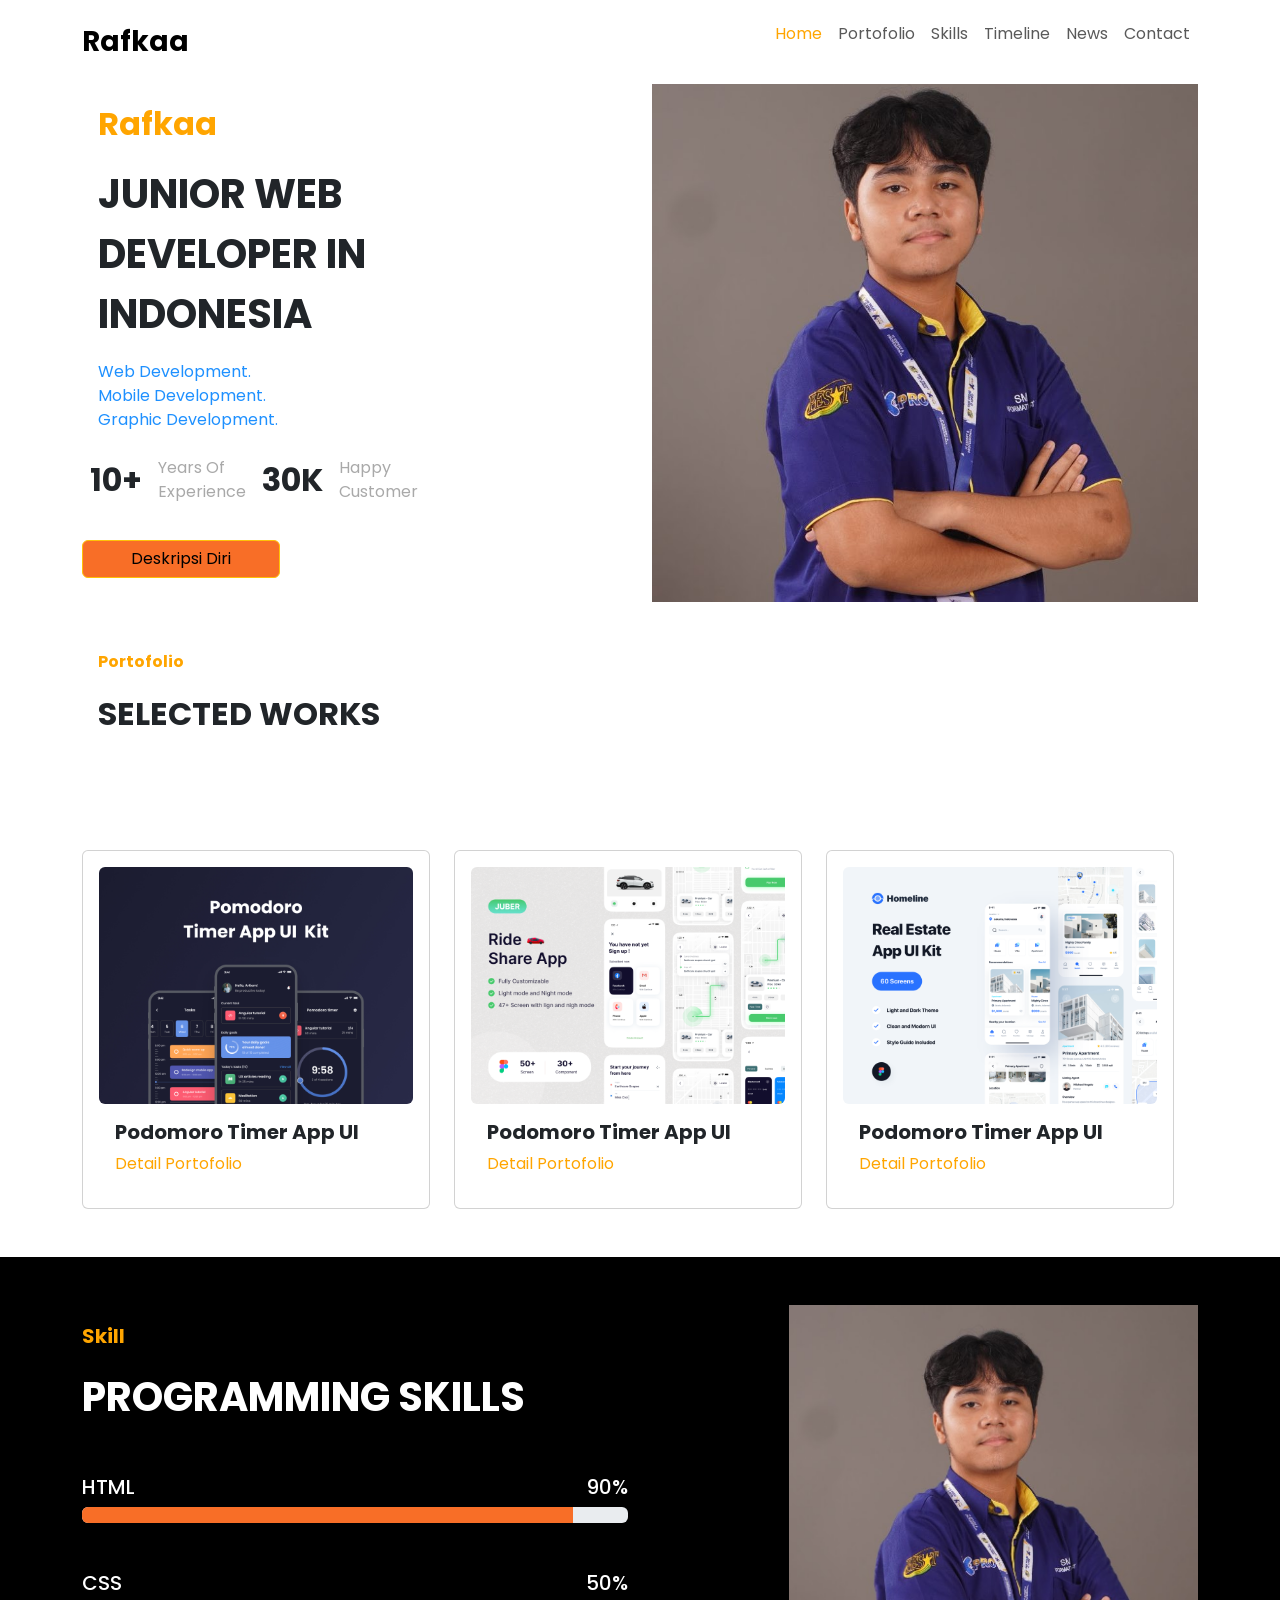
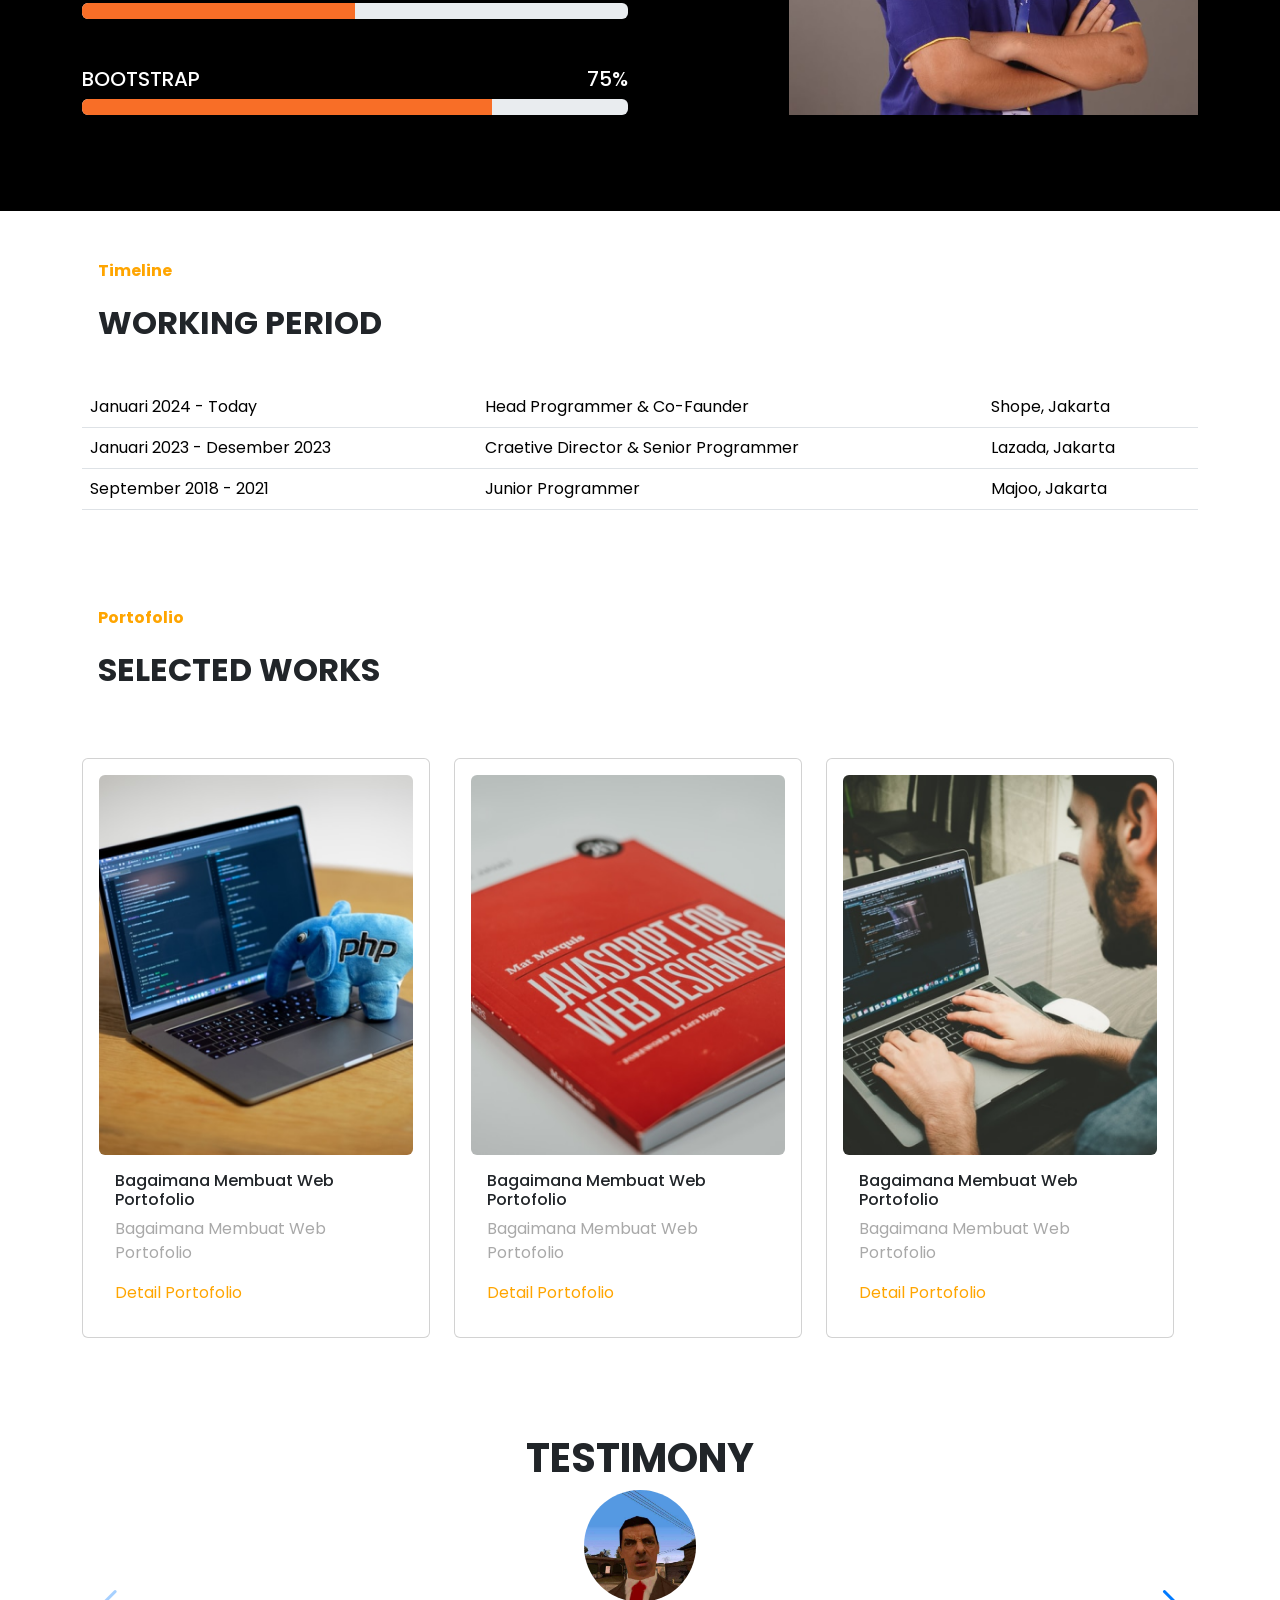
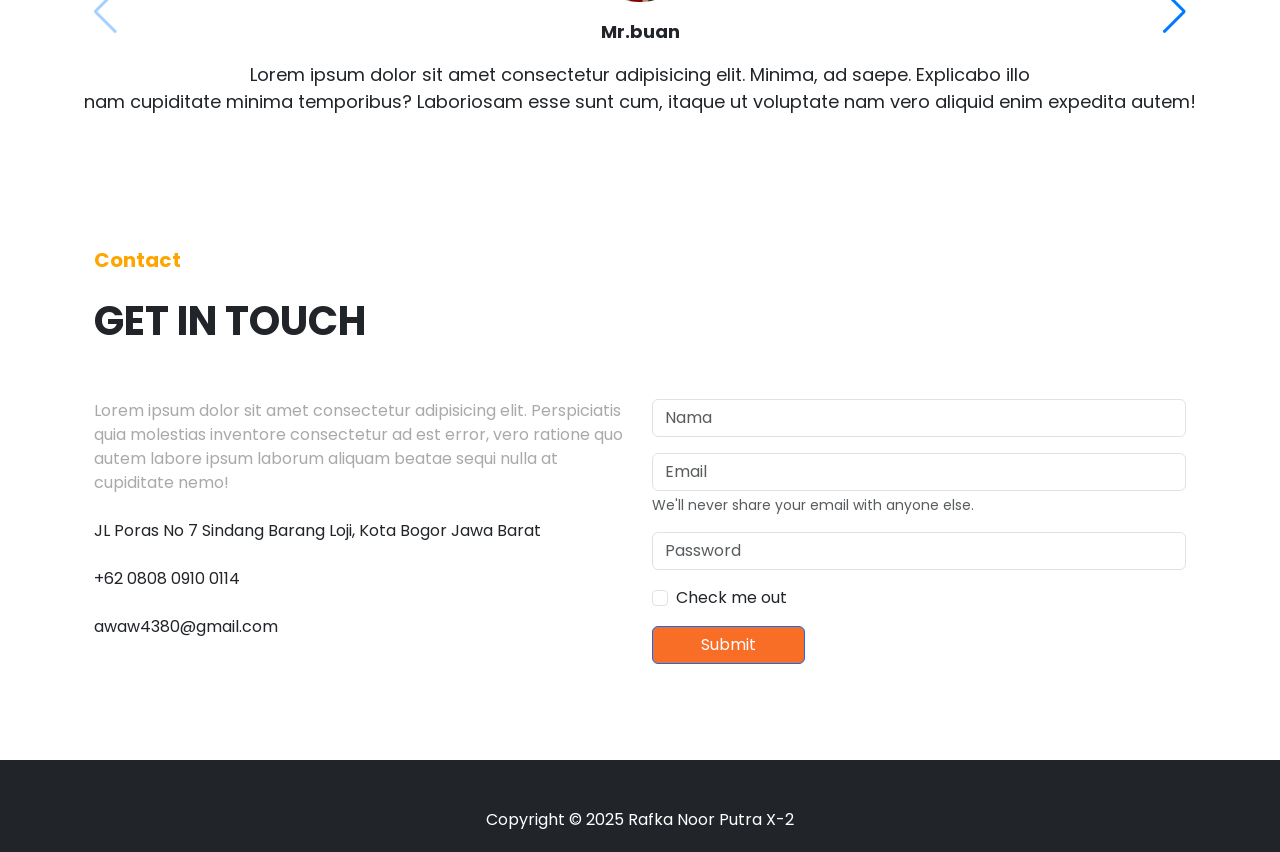
<file: index.html>
<!DOCTYPE html>
<html lang="en">
  <head>
    <meta charset="utf-8" />
    <meta name="viewport" content="width=device-width, initial-scale=1" />
    <title>Bootstrap demo</title>
    <link
      href="https://cdn.jsdelivr.net/npm/bootstrap@5.3.3/dist/css/bootstrap.min.css"
      rel="stylesheet"
      integrity="sha384-QWTKZyjpPEjISv5WaRU9OFeRpok6YctnYmDr5pNlyT2bRjXh0JMhjY6hW+ALEwIH"
      crossorigin="anonymous"
    />
    <link
      rel="stylesheet"
      href="https://cdn.jsdelivr.net/npm/swiper@11/swiper-bundle.min.css"
    />

    <link rel="stylesheet" href="style.css" />
  </head>
  <body>
    <!-- nav start -->
    <nav class="navbar navbar-expand-lg bg-white navbar-light fixed-top mb-5">
      <div class="container">
        <a class="navbar-brand fw-bold fs-3 mt-2 mb-2" href="#">Rafkaa</a>
        <button
          class="navbar-toggler"
          type="button"
          data-bs-toggle="collapse"
          data-bs-target="#navbarNavAltMarkup"
          aria-controls="navbarNavAltMarkup"
          aria-expanded="false"
          aria-label="Toggle navigation"
        >
          <span class="navbar-toggler-icon"></span>
        </button>
        <div class="collapse navbar-collapse" id="navbarNavAltMarkup">
          <div class="navbar-nav ms-auto mb-3">
            <a class="nav-link aktif" aria-current="page" href="#">Home</a>
            <a class="nav-link" href="#p">Portofolio</a>
            <a class="nav-link" href="#s">Skills</a>
            <a class="nav-link" href="#t">Timeline</a>
            <a class="nav-link" href="#n">News</a>
            <a class="nav-link" href="#c">Contact</a>
          </div>
        </div>
      </div>
    </nav>
    <!-- nav end -->

    <!-- header start -->
    <div class="container text-justify" id="h">
      <div class="row bg-white">
        <div class="col-6 mt-5 pt-1">
          <p class="fw-bolder aktif fs-2 ms-3 mt-5 ">Rafkaa</p>
          <p class="fw-bold fs-1 lh-2 ms-3">
            JUNIOR WEB <br />
            DEVELOPER IN <br />
            INDONESIA
          </p>
          <p class="ms-3 warna">
            Web Development. <br />
            Mobile Development. <br />
            Graphic Development.
          </p>
          <div class="d-flex flex-row mb-1">
            <div class="p-2 fw-bold fs-2 text">10+</div>
            <div class="p-2 warna1">
              Years Of <br />
              Experience
            </div>
            <div class="p-2 fw-bold fs-2 text">30K</div>
            <div class="p-2 warna1">Happy<br />Customer</div>
          </div>
          <button type="button p-5" class="btn btn-warning px-5 mt-4">
            Deskripsi Diri
          </button>
        </div>
        <div class="col-6 mt-5 pt-2">
          <img
            class="float-end"
            src="rafka nur.JPG"
            alt=""
          />
        </div>
      </div>
    </div>
    <!-- header end -->

    <!-- card start -->
    <div class="container text-justify mt-5" id="p">
      <div class="row bg-white">
        <div class="col-6">
          <p class="fw-bolder aktif fs-6 ms-3">Portofolio</p>
          <p class="fw-bold fs-2 lh-2 ms-3">SELECTED WORKS</p>
        </div>
      </div>
    </div>
    <div class="container justify-arround mb-5 mt-5">
      <div class="row align-items-center">
        <!-- card 1 -->
        <div class="row row-cols-1 row-cols-md-3 g-4">
          <div class="col">
            <div class="card p-3">
              <img
                src="asset/asset/img/portfolio-1.jpg"
                class="card-img-top rounded"
                alt="..."
              />
              <div class="card-body">
                <h5 class="card-title fs-5 fw-bold">Podomoro Timer App UI</h5>
                <p class="card-text aktif">Detail Portofolio</p>
              </div>
            </div>
          </div>
          <div class="col">
            <div class="card p-3">
              <img
                src="asset/asset/img/portfolio-2.jpg"
                class="card-img-top rounded"
                alt="..."
              />
              <div class="card-body">
                <h5 class="card-title fs-5 fw-bold">Podomoro Timer App UI</h5>
                <p class="card-text aktif">Detail Portofolio</p>
              </div>
            </div>
          </div>
          <div class="col">
            <div class="card p-3">
              <img
                src="asset/asset/img/portfolio-6.png"
                class="card-img-top rounded"
                alt="..."
              />
              <div class="card-body">
                <h5 class="card-title fs-5 fw-bold">Podomoro Timer App UI</h5>
                <p class="card-text aktif">Detail Portofolio</p>
              </div>
            </div>
          </div>
        </div>
      </div>
    </div>
    <!-- card end -->

    <!-- program start -->
    <div class="container-fluid bg-black mt-5 pt-5 mb-5 pb-5" id="s">
      <div class="container text-start">
        <div class="row align-items-start">
          <div class="col">
            <div class="aktif fs-5 fw-bolder mb-3 mt-3">Skill</div>
        <div class="sub-title fs-1 fw-bold text-uppercase mb-5 text-white">
          Programming Skills
        </div>
            <div class="jdul">
              <h5>HTML</h5>
              <h5>90%</h5>
            </div>

            <div
              class="progress"
              role="progressbar"
              aria-label="Success example"
              aria-valuenow="25"
              aria-valuemin="0"
              aria-valuemax="100"
            >
              <div class="progress-bar" style="width: 90%"></div>
            </div>
            <br />
            <br />

            <div class="jdul">
              <h5>CSS</h5>
              <h5>50%</h5>
            </div>

            <div
              class="progress"
              role="progressbar"
              aria-label="Success example"
              aria-valuenow="25"
              aria-valuemin="0"
              aria-valuemax="100"
            >
              <div class="progress-bar" style="width: 50%"></div>
            </div>
            <br />
            <br />

            <div class="jdul">
              <h5>BOOTSTRAP</h5>
              <h5>75%</h5>
            </div>

            <div
              class="progress"
              role="progressbar"
              aria-label="Success example"
              aria-valuenow="25"
              aria-valuemin="0"
              aria-valuemax="100"
            >
              <div class="progress-bar" style="width: 75%"></div>
            </div>
            <br />
            <br />
          </div>
          <div class="col">
            <img
              src="rafka nur.JPG"
              class="img-fluid float-end"
              alt="..."
              style="width: 75%"
            />
          </div>
        </div>
      </div>
    </div>
    <!-- program end -->

    <!-- table start -->
    <div class="container text-justify" id="t">
      <div class="row bg-white">
        <div class="col-6">
          <p class="fw-bolder aktif fs-6 ms-3">Timeline</p>
          <p class="fw-bold fs-2 lh-2 ms-3">WORKING PERIOD</p>
        </div>
      </div>
    </div>
    <div class="container mt-4">
      <table class="table">
        <tbody>
          <tr>
            <td>Januari 2024 - Today</td>
            <td>Head Programmer & Co-Faunder</td>
            <td>Shope, Jakarta</td>
          </tr>
          <tr>
            <td>Januari 2023 - Desember 2023</td>
            <td>Craetive Director & Senior Programmer</td>
            <td>Lazada, Jakarta</td>
          </tr>
          <tr>
            <td>September 2018 - 2021</td>
            <td>Junior Programmer</td>
            <td>Majoo, Jakarta</td>
          </tr>
        </tbody>
      </table>
    </div>
    <!-- table end -->

    <!-- selected start -->
    <div class="container text-justify mt-5 pt-5" id="n">
      <div class="row bg-white">
        <div class="col-6">
          <p class="fw-bolder aktif fs-6 ms-3">Portofolio</p>
          <p class="fw-bold fs-2 lh-2 ms-3">SELECTED WORKS</p>
        </div>
      </div>
    </div>
    <div class="container justify-arround">
      <div class="row align-items-center">
        <!-- card 1 -->
        <div class="row row-cols-1 row-cols-md-3 g-4 mb-5">
          <div class="col">
            <div class="card p-3">
              <img
                src="asset/asset/img/news-1.png"
                class="card-img-top rounded"
                alt="..."
              />
              <div class="card-body">
                <h5 class="card-title fs-6">
                  Bagaimana Membuat Web Portofolio
                </h5>
                <p class="card-text warna1">Bagaimana Membuat Web Portofolio</p>
                <p class="card-text aktif">Detail Portofolio</p>
              </div>
            </div>
          </div>
          <div class="col">
            <div class="card p-3">
              <img
                src="asset/asset/img/news-2.png"
                class="card-img-top rounded"
                alt="..."
              />
              <div class="card-body">
                <h5 class="card-title fs-6">
                  Bagaimana Membuat Web Portofolio
                </h5>
                <p class="card-text warna1">Bagaimana Membuat Web Portofolio</p>
                <p class="card-text aktif">Detail Portofolio</p>
              </div>
            </div>
          </div>
          <div class="col">
            <div class="card p-3">
              <img
                src="asset/asset/img/news-3.png"
                class="card-img-top rounded"
                alt="..."
              />
              <div class="card-body">
                <h5 class="card-title fs-6">
                  Bagaimana Membuat Web Portofolio
                </h5>
                <p class="card-text warna1">Bagaimana Membuat Web Portofolio</p>
                <p class="card-text aktif">Detail Portofolio</p>
              </div>
            </div>
          </div>
        </div>
      </div>
    </div>
    <!-- selected end -->

    <!-- testi start -->
    <h1 class="fw-bold text-center mt-5">TESTIMONY</h1>
    <div class="container">
      <div class="swiper mySwiper">
        <div class="swiper-wrapper">
          <div class="swiper-slide">
            <img
              src="0e1cf00605082d11da6385459a3a1687.jpg"
              class="mx-auto d-block rounded-circle"
              alt=""
            />
            <p class="text-center fw-bold mt-3">Mr.buan</p>
            <p class="text-center">
              Lorem ipsum dolor sit amet consectetur adipisicing elit. Minima,
              ad saepe. Explicabo illo <br />
              nam cupiditate minima temporibus? Laboriosam esse sunt cum, itaque
              ut voluptate nam vero aliquid enim expedita autem!
            </p>
          </div>
          <div class="swiper-slide">
            <img
              src="ab67706c0000da8432cfb8a2875399ac52885874.jpg"
              class="mx-auto d-block rounded-circle"
              alt=""
            />
            <p class="text-center fw-bold mt-3">Cripsi</p>
            <p class="text-center">
              Lorem ipsum dolor sit amet consectetur adipisicing elit. Minima,
              ad saepe. Explicabo illo <br />
              nam cupiditate minima temporibus? Laboriosam esse sunt cum, itaque
              ut voluptate nam vero aliquid enim expedita autem!
            </p>
          </div>
          <div class="swiper-slide">
            <img
              src="images.jpg"
              class="mx-auto d-block rounded-circle"
              alt=""
            />
            <p class="text-center fw-bold mt-3">Windah Cipularang</p>
            <p class="text-center">
              Lorem ipsum dolor sit amet consectetur adipisicing elit. Minima,
              ad saepe. Explicabo illo <br />
              nam cupiditate minima temporibus? Laboriosam esse sunt cum, itaque
              ut voluptate nam vero aliquid enim expedita autem!
            </p>
          </div>
        </div>
        <div class="swiper-button-next"></div>
        <div class="swiper-button-prev"></div>
      </div>
    </div>

    <!-- testi end -->

    <!-- format start -->
    <!-- contact -->
 <div class="container mt-5 pt-5 mb-5 pb-5 " id="c">
  <div class="container text-start">
    <div class="row align-items-start">
      <div class="aktif fs-5 fw-bolder mb-3 mt-3">Contact</div>
      <div class="sub-title fs-1 fw-bold text-uppercase mb-5">get in touch</div>
      <div class="col">
        <div class="subtext warna1">
          Lorem ipsum dolor sit amet consectetur adipisicing elit. Perspiciatis quia molestias inventore consectetur ad est error, vero ratione quo autem labore ipsum laborum aliquam beatae sequi nulla at cupiditate nemo!
        </div>
        <br>
        <div class="adres">
          JL Poras No 7 Sindang Barang Loji, Kota Bogor Jawa Barat
        </div>
        <br>
        <div class="notelp">
          +62 0808 0910 0114
        </div>
        <br>
        <div class="emal">
          awaw4380@gmail.com
        </div>
      </div>
      <div class="col">
        <form>
          <div class="mb-3">
           
            <input type="text" id="disabledTextInput" class="form-control" placeholder="Nama">
          </div>
          <div class="mb-3">
          
            <input type="email" class="form-control" id="exampleInputEmail1" aria-describedby="emailHelp" placeholder="Email">
            <div id="emailHelp" class="form-text">We'll never share your email with anyone else.</div>
          </div>
          <div class="mb-3">
            <input type="password" class="form-control" id="exampleInputPassword1" placeholder="Password">
          </div>
          <div class="mb-3 form-check">
            <input type="checkbox" class="form-check-input" id="exampleCheck1">
            <label class="form-check-label" for="exampleCheck1">Check me out</label>
          </div>
          <button type="submit" class="btn btn-primary px-5">Submit</button>
        </form>
      </div>
     
    </div>
  </div>
 </div>
<!-- contactend -->

<!-- footer -->
 <footer class="text-center bg-dark text-white py-1 mt-5 pt-5">
<p>Copyright &copy; 2025 Rafka Noor Putra X-2</p>
 </footer>
 <!-- footerend -->
    

    <!-- Swiper JS -->
    <script src="https://cdn.jsdelivr.net/npm/swiper@11/swiper-bundle.min.js"></script>

    <!-- Initialize Swiper -->
    <script>
      var swiper = new Swiper(".mySwiper", {
        navigation: {
          nextEl: ".swiper-button-next",
          prevEl: ".swiper-button-prev",
        },
      });
    </script>
  </body>
</html>
</file>
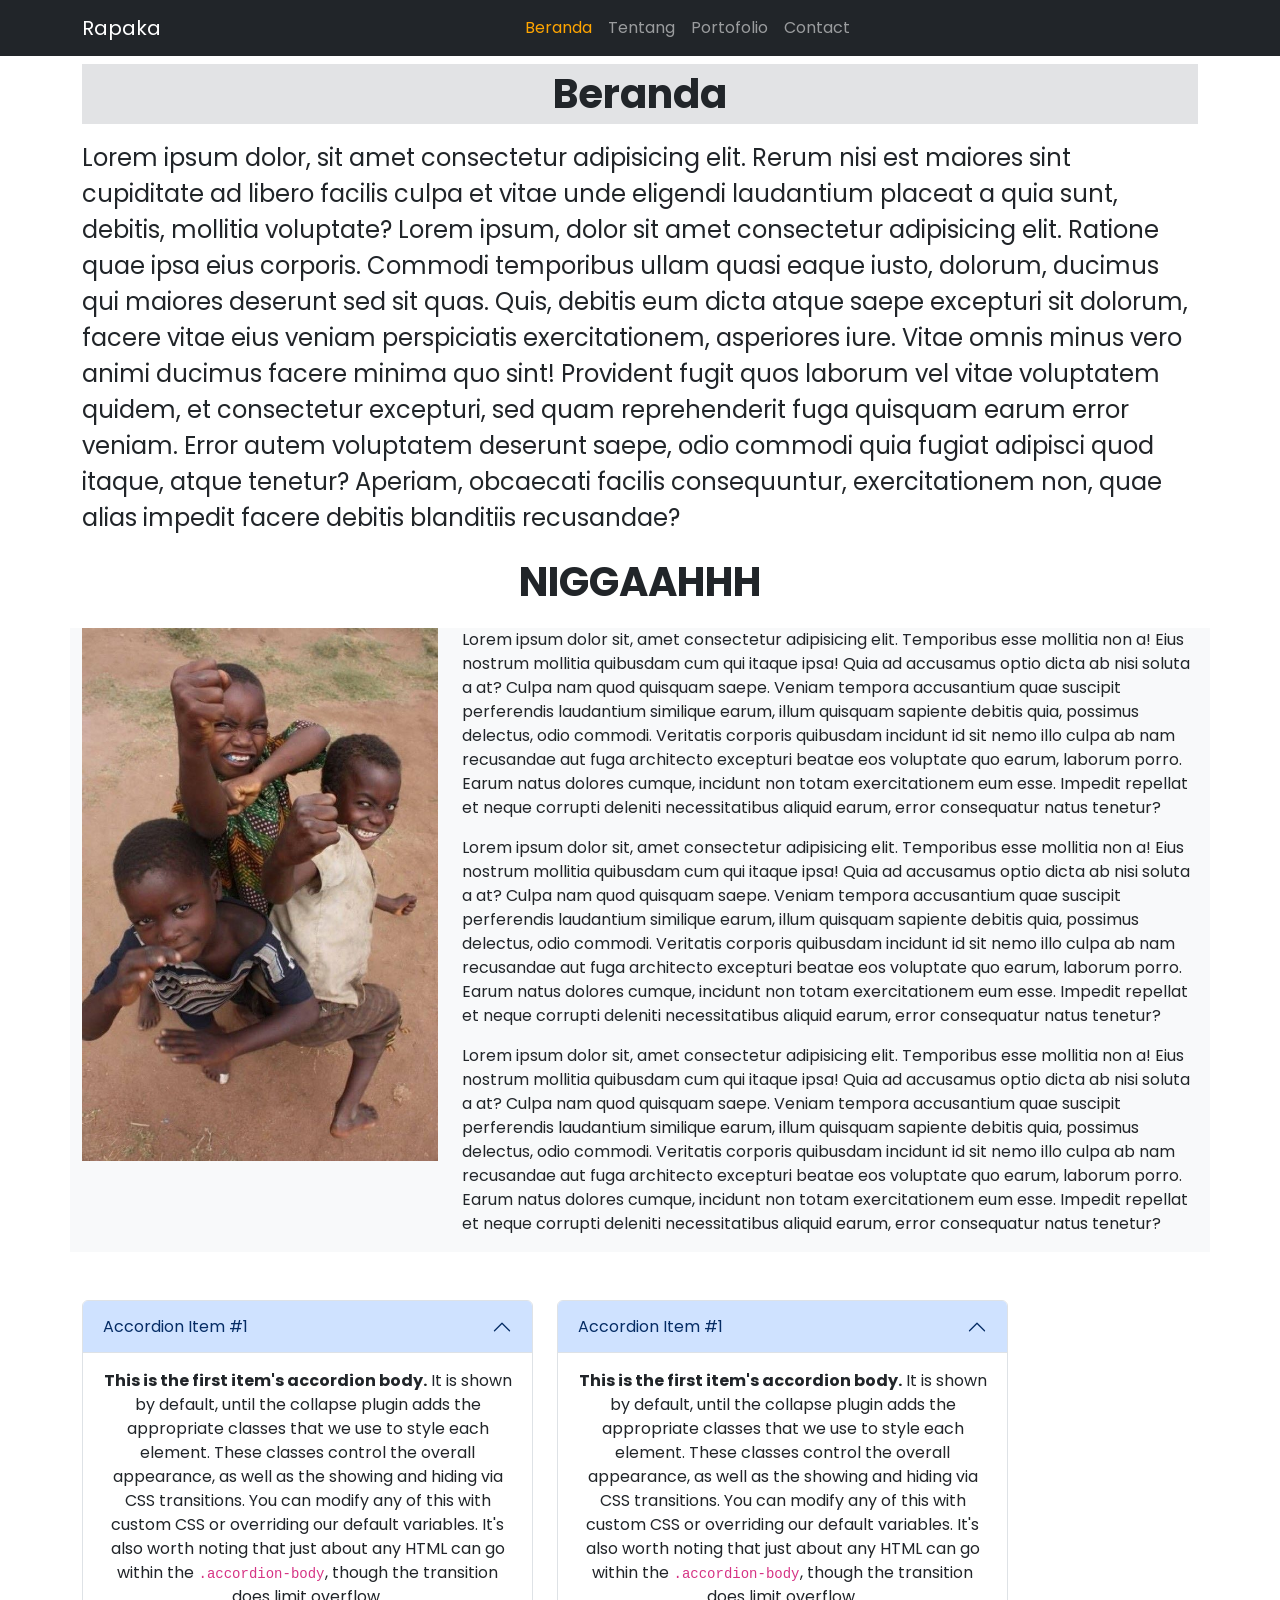
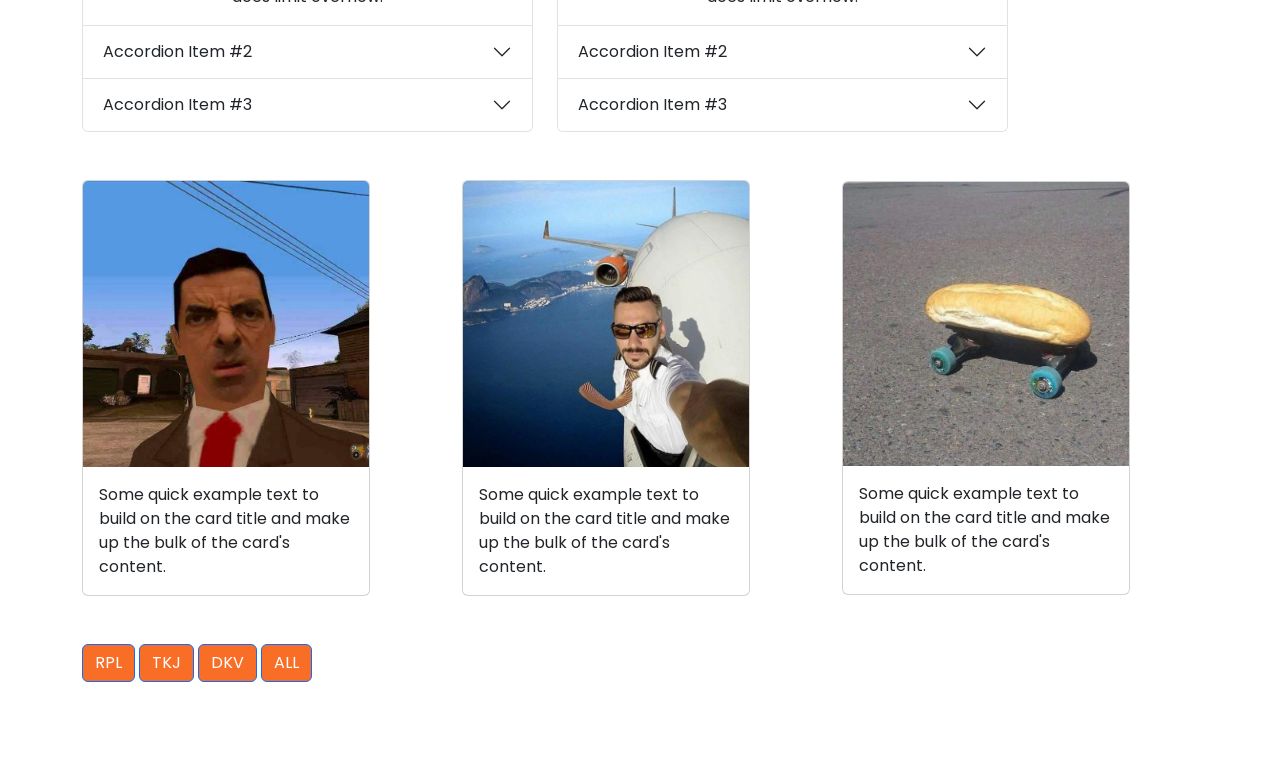
<file: boostrap.html>
<!DOCTYPE html>
<html lang="en">
  <head>
    <meta charset="utf-8" />
    <meta name="viewport" content="width=device-width, initial-scale=1" />
    <title>Bootstrap demo</title>
    <link
      href="https://cdn.jsdelivr.net/npm/bootstrap@5.3.3/dist/css/bootstrap.min.css"
      rel="stylesheet"
      integrity="sha384-QWTKZyjpPEjISv5WaRU9OFeRpok6YctnYmDr5pNlyT2bRjXh0JMhjY6hW+ALEwIH"
      crossorigin="anonymous"
    />

    <link rel="stylesheet" href="style.css">
  </head>
  <body>
    <nav class="navbar navbar-expand-lg bg-dark navbar-dark">
      <div class="container">
        <a class="navbar-brand" href="#">Rapaka</a>
        <button
          class="navbar-toggler"
          type="button"
          data-bs-toggle="collapse"
          data-bs-target="#navbarNavAltMarkup"
          aria-controls="navbarNavAltMarkup"
          aria-expanded="false"
          aria-label="Toggle navigation"
        >
          <span class="navbar-toggler-icon"></span>
        </button>
        <div class="collapse navbar-collapse" id="navbarNavAltMarkup">
          <div class="navbar-nav mx-auto">
            <a class="nav-link aktif" aria-current="page" href="#">Beranda</a>
            <a class="nav-link" href="#">Tentang</a>
            <a class="nav-link" href="#">Portofolio</a>
            <a class="nav-link" aria-disabled="true">Contact</a>
          </div>
        </div>
      </div>
    </nav>
    <!-- nav end -->

    <!-- isi start -->
    <section>
      <div class="container text-dark mt-1">
        <p
          class="text-center fw-bold fs-1 text mb-3 mt-2 bg-secondary-subtle p-dark"
        >
          Beranda
        </p>
        <p class="text-justify fs-4 text lh-2">
          Lorem ipsum dolor, sit amet consectetur adipisicing elit. Rerum nisi
          est maiores sint cupiditate ad libero facilis culpa et vitae unde
          eligendi laudantium placeat a quia sunt, debitis, mollitia voluptate?
          Lorem ipsum, dolor sit amet consectetur adipisicing elit. Ratione quae
          ipsa eius corporis. Commodi temporibus ullam quasi eaque iusto,
          dolorum, ducimus qui maiores deserunt sed sit quas. Quis, debitis eum
          dicta atque saepe excepturi sit dolorum, facere vitae eius veniam
          perspiciatis exercitationem, asperiores iure. Vitae omnis minus vero
          animi ducimus facere minima quo sint! Provident fugit quos laborum vel
          vitae voluptatem quidem, et consectetur excepturi, sed quam
          reprehenderit fuga quisquam earum error veniam. Error autem voluptatem
          deserunt saepe, odio commodi quia fugiat adipisci quod itaque, atque
          tenetur? Aperiam, obcaecati facilis consequuntur, exercitationem non,
          quae alias impedit facere debitis blanditiis recusandae?
        </p>
      </div>
    </section>
    <!-- isi end -->

    <!-- isi 2 start -->
    <p class="text-center fw-bold fs-1 text mb-3 mt-2">NIGGAAHHH</p>
    <div class="container text-justify">
      <div class="row bg-light">
        <div class="col-4">
          <img
            src="69f28c7282e07a5e269d1dc544d639b5.jpg "
            alt=""
            width="100%"
          />
        </div>
        <div class="col-8">
          <p>
            Lorem ipsum dolor sit, amet consectetur adipisicing elit. Temporibus
            esse mollitia non a! Eius nostrum mollitia quibusdam cum qui itaque
            ipsa! Quia ad accusamus optio dicta ab nisi soluta a at? Culpa nam
            quod quisquam saepe. Veniam tempora accusantium quae suscipit
            perferendis laudantium similique earum, illum quisquam sapiente
            debitis quia, possimus delectus, odio commodi. Veritatis corporis
            quibusdam incidunt id sit nemo illo culpa ab nam recusandae aut fuga
            architecto excepturi beatae eos voluptate quo earum, laborum porro.
            Earum natus dolores cumque, incidunt non totam exercitationem eum
            esse. Impedit repellat et neque corrupti deleniti necessitatibus
            aliquid earum, error consequatur natus tenetur?
          </p>
          <p>
            Lorem ipsum dolor sit, amet consectetur adipisicing elit. Temporibus
            esse mollitia non a! Eius nostrum mollitia quibusdam cum qui itaque
            ipsa! Quia ad accusamus optio dicta ab nisi soluta a at? Culpa nam
            quod quisquam saepe. Veniam tempora accusantium quae suscipit
            perferendis laudantium similique earum, illum quisquam sapiente
            debitis quia, possimus delectus, odio commodi. Veritatis corporis
            quibusdam incidunt id sit nemo illo culpa ab nam recusandae aut fuga
            architecto excepturi beatae eos voluptate quo earum, laborum porro.
            Earum natus dolores cumque, incidunt non totam exercitationem eum
            esse. Impedit repellat et neque corrupti deleniti necessitatibus
            aliquid earum, error consequatur natus tenetur?
          </p>
          <p>
            Lorem ipsum dolor sit, amet consectetur adipisicing elit. Temporibus
            esse mollitia non a! Eius nostrum mollitia quibusdam cum qui itaque
            ipsa! Quia ad accusamus optio dicta ab nisi soluta a at? Culpa nam
            quod quisquam saepe. Veniam tempora accusantium quae suscipit
            perferendis laudantium similique earum, illum quisquam sapiente
            debitis quia, possimus delectus, odio commodi. Veritatis corporis
            quibusdam incidunt id sit nemo illo culpa ab nam recusandae aut fuga
            architecto excepturi beatae eos voluptate quo earum, laborum porro.
            Earum natus dolores cumque, incidunt non totam exercitationem eum
            esse. Impedit repellat et neque corrupti deleniti necessitatibus
            aliquid earum, error consequatur natus tenetur?
          </p>
        </div>
      </div>
    </div>
    <!-- isi 2 end -->

    <!-- faq start -->
    <div class="container mb-5 mt-5 text-center">
      <div class="row">
        <div class="col-5">
          <div class="accordion" id="accordionExample">
            <div class="accordion-item">
              <h2 class="accordion-header">
                <button
                  class="accordion-button"
                  type="button"
                  data-bs-toggle="collapse"
                  data-bs-target="#collapse1"
                  aria-expanded="true"
                  aria-controls="collapse1"
                >
                  Accordion Item #1
                </button>
              </h2>
              <div
                id="collapse1"
                class="accordion-collapse collapse show"
                data-bs-parent="#accordionExample"
              >
                <div class="accordion-body">
                  <strong>This is the first item's accordion body.</strong> It
                  is shown by default, until the collapse plugin adds the
                  appropriate classes that we use to style each element. These
                  classes control the overall appearance, as well as the showing
                  and hiding via CSS transitions. You can modify any of this
                  with custom CSS or overriding our default variables. It's also
                  worth noting that just about any HTML can go within the
                  <code>.accordion-body</code>, though the transition does limit
                  overflow.
                </div>
              </div>
            </div>
            <div class="accordion-item">
              <h2 class="accordion-header">
                <button
                  class="accordion-button collapsed"
                  type="button"
                  data-bs-toggle="collapse"
                  data-bs-target="#collapse2"
                  aria-expanded="false"
                  aria-controls="collapse2"
                >
                  Accordion Item #2
                </button>
              </h2>
              <div
                id="collapse2"
                class="accordion-collapse collapse"
                data-bs-parent="#accordionExample"
              >
                <div class="accordion-body">
                  <strong>This is the second item's accordion body.</strong> It
                  is hidden by default, until the collapse plugin adds the
                  appropriate classes that we use to style each element. These
                  classes control the overall appearance, as well as the showing
                  and hiding via CSS transitions. You can modify any of this
                  with custom CSS or overriding our default variables. It's also
                  worth noting that just about any HTML can go within the
                  <code>.accordion-body</code>, though the transition does limit
                  overflow.
                </div>
              </div>
            </div>
            <div class="accordion-item">
              <h2 class="accordion-header">
                <button
                  class="accordion-button collapsed"
                  type="button"
                  data-bs-toggle="collapse"
                  data-bs-target="#collapse3"
                  aria-expanded="false"
                  aria-controls="collapse3"
                >
                  Accordion Item #3
                </button>
              </h2>
              <div
                id="collapse3"
                class="accordion-collapse collapse"
                data-bs-parent="#accordionExample"
              >
                <div class="accordion-body">
                  <strong>This is the third item's accordion body.</strong> It
                  is hidden by default, until the collapse plugin adds the
                  appropriate classes that we use to style each element. These
                  classes control the overall appearance, as well as the showing
                  and hiding via CSS transitions. You can modify any of this
                  with custom CSS or overriding our default variables. It's also
                  worth noting that just about any HTML can go within the
                  <code>.accordion-body</code>, though the transition does limit
                  overflow.
                </div>
              </div>
            </div>
          </div>
        </div>
        <div class="col-5">
          <div class="accordion" id="accordionExample">
            <div class="accordion-item">
              <h2 class="accordion-header">
                <button
                  class="accordion-button"
                  type="button"
                  data-bs-toggle="collapse"
                  data-bs-target="#collapseOne"
                  aria-expanded="true"
                  aria-controls="collapseOne"
                >
                  Accordion Item #1
                </button>
              </h2>
              <div
                id="collapseOne"
                class="accordion-collapse collapse show"
                data-bs-parent="#accordionExample"
              >
                <div class="accordion-body">
                  <strong>This is the first item's accordion body.</strong> It
                  is shown by default, until the collapse plugin adds the
                  appropriate classes that we use to style each element. These
                  classes control the overall appearance, as well as the showing
                  and hiding via CSS transitions. You can modify any of this
                  with custom CSS or overriding our default variables. It's also
                  worth noting that just about any HTML can go within the
                  <code>.accordion-body</code>, though the transition does limit
                  overflow.
                </div>
              </div>
            </div>
            <div class="accordion-item">
              <h2 class="accordion-header">
                <button
                  class="accordion-button collapsed"
                  type="button"
                  data-bs-toggle="collapse"
                  data-bs-target="#collapseTwo"
                  aria-expanded="false"
                  aria-controls="collapseTwo"
                >
                  Accordion Item #2
                </button>
              </h2>
              <div
                id="collapseTwo"
                class="accordion-collapse collapse"
                data-bs-parent="#accordionExample"
              >
                <div class="accordion-body">
                  <strong>This is the second item's accordion body.</strong> It
                  is hidden by default, until the collapse plugin adds the
                  appropriate classes that we use to style each element. These
                  classes control the overall appearance, as well as the showing
                  and hiding via CSS transitions. You can modify any of this
                  with custom CSS or overriding our default variables. It's also
                  worth noting that just about any HTML can go within the
                  <code>.accordion-body</code>, though the transition does limit
                  overflow.
                </div>
              </div>
            </div>
            <div class="accordion-item">
              <h2 class="accordion-header">
                <button
                  class="accordion-button collapsed"
                  type="button"
                  data-bs-toggle="collapse"
                  data-bs-target="#collapseThree"
                  aria-expanded="false"
                  aria-controls="collapseThree"
                >
                  Accordion Item #3
                </button>
              </h2>
              <div
                id="collapseThree"
                class="accordion-collapse collapse"
                data-bs-parent="#accordionExample"
              >
                <div class="accordion-body">
                  <strong>This is the third item's accordion body.</strong> It
                  is hidden by default, until the collapse plugin adds the
                  appropriate classes that we use to style each element. These
                  classes control the overall appearance, as well as the showing
                  and hiding via CSS transitions. You can modify any of this
                  with custom CSS or overriding our default variables. It's also
                  worth noting that just about any HTML can go within the
                  <code>.accordion-body</code>, though the transition does limit
                  overflow.
                </div>
              </div>
            </div>
          </div>
        </div>
      </div>
    </div>
    <!-- faq end -->

    <!-- card start -->
    <div class="container justify-arround mb-5 mt-5">
      <div class="row align-items-center">
        <!-- card 1 -->
        <div class="col">
          <div class="card" style="width: 18rem;">
            <img src="0e1cf00605082d11da6385459a3a1687.jpg" class="card-img-top" alt="...">
            <div class="card-body">
              <p class="card-text">Some quick example text to build on the card title and make up the bulk of the card's content.</p>
            </div>
          </div>  
        </div>
        <!-- card 2 -->
        <div class="col">
          <div class="card" style="width: 18rem;">
            <img src="8e14a2bf20814ff22c07e65d4a1caf3b.jpg" class="card-img-top" alt="...">
            <div class="card-body">
              <p class="card-text">Some quick example text to build on the card title and make up the bulk of the card's content.</p>
            </div>
          </div>
        </div>
        <!-- card 3 -->
        <div class="col">
          <div class="card" style="width: 18rem;">
            <img src="e5c641b693faa10da9310b0a36bfc7f7.jpg" class="card-img-top" alt="...">
            <div class="card-body">
              <p class="card-text">Some quick example text to build on the card title and make up the bulk of the card's content.</p>
            </div>
        </div>
      </div>
    <!-- card end -->

    <!-- multiple -->
    <p class="d-inline-flex gap-1 mb-5 mt-5">
      <a class="btn btn-primary" data-bs-toggle="collapse" href="#multiCollapseExample1" role="button" aria-expanded="false" aria-controls="multiCollapseExample1">RPL</a>
      <button class="btn btn-primary" type="button" data-bs-toggle="collapse" data-bs-target="#multiCollapseExample2" aria-expanded="false" aria-controls="multiCollapseExample2">TKJ</button>
      <button class="btn btn-primary" type="button" data-bs-toggle="collapse" data-bs-target="#multiCollapseExample3" aria-expanded="false" aria-controls="multiCollapseExample3">DKV</button>
      <button class="btn btn-primary" type="button" data-bs-toggle="collapse" data-bs-target=".multi-collapse" aria-expanded="false" aria-controls="multiCollapseExample1 multiCollapseExample2">ALL</button>
    </p>
    <div class="row">
      <div class="col">
        <div class="collapse multi-collapse" id="multiCollapseExample1">
          <div class="card card-body">
            Some placeholder content for the first collapse component of this multi-collapse example. This panel is hidden by default but revealed when the user activates the relevant trigger.
          </div>
        </div>
      </div>
      <div class="col">
        <div class="collapse multi-collapse" id="multiCollapseExample2">
          <div class="card card-body">
            Some placeholder content for the second collapse component of this multi-collapse example. This panel is hidden by default but revealed when the user activates the relevant trigger.
          </div>
        </div>
      </div>
      <div class="col">
        <div class="collapse multi-collapse" id="multiCollapseExample3">
          <div class="card card-body">
            Some placeholder content for the second collapse component of this multi-collapse example. This panel is hidden by default but revealed when the user activates the relevant trigger.
          </div>
        </div>
      </div>
    </div>

    <script
      src="https://cdn.jsdelivr.net/npm/bootstrap@5.3.3/dist/js/bootstrap.bundle.min.js"
      integrity="sha384-YvpcrYf0tY3lHB60NNkmXc5s9fDVZLESaAA55NDzOxhy9GkcIdslK1eN7N6jIeHz"
      crossorigin="anonymous"
    ></script>
  </body>
</html>
</file>
<file: style.css>
@import url('https://fonts.googleapis.com/css2?family=Poppins:wght@400;500;600;700;800&display=swap');

*{
    margin: 0;
    padding: 0;
    font-family: 'Poppins', sans-serif;
    z-index: 999;
}
.aktif{
    color: orange;
}
img{
    max-width: 100%;
}
.warna{
    color: dodgerblue;
}
.color{
    color: white;
}
.progress-bar{
    background-color: #f86e27;
}
.jdul{
    color: white;
    display: flex;
    justify-content: space-between;
}
.warna1{
    color: darkgray;
}
.btn-primary{
    background-color: #f86e27;
}
.btn-warning{
    background-color: #f86e27;
}
  .swiper {
    width: 100%;
    height: 100%;
  }

  .swiper-slide {
    text-align: center;
    font-size: 18px;
    background: #fff;
    /* display: flex; */
    justify-content: center;
    align-items: center;
  }

  .swiper-slide img {
    display: block;
    width: 10%;
    height: 100%;
    object-fit: cover;
  }
</file>
